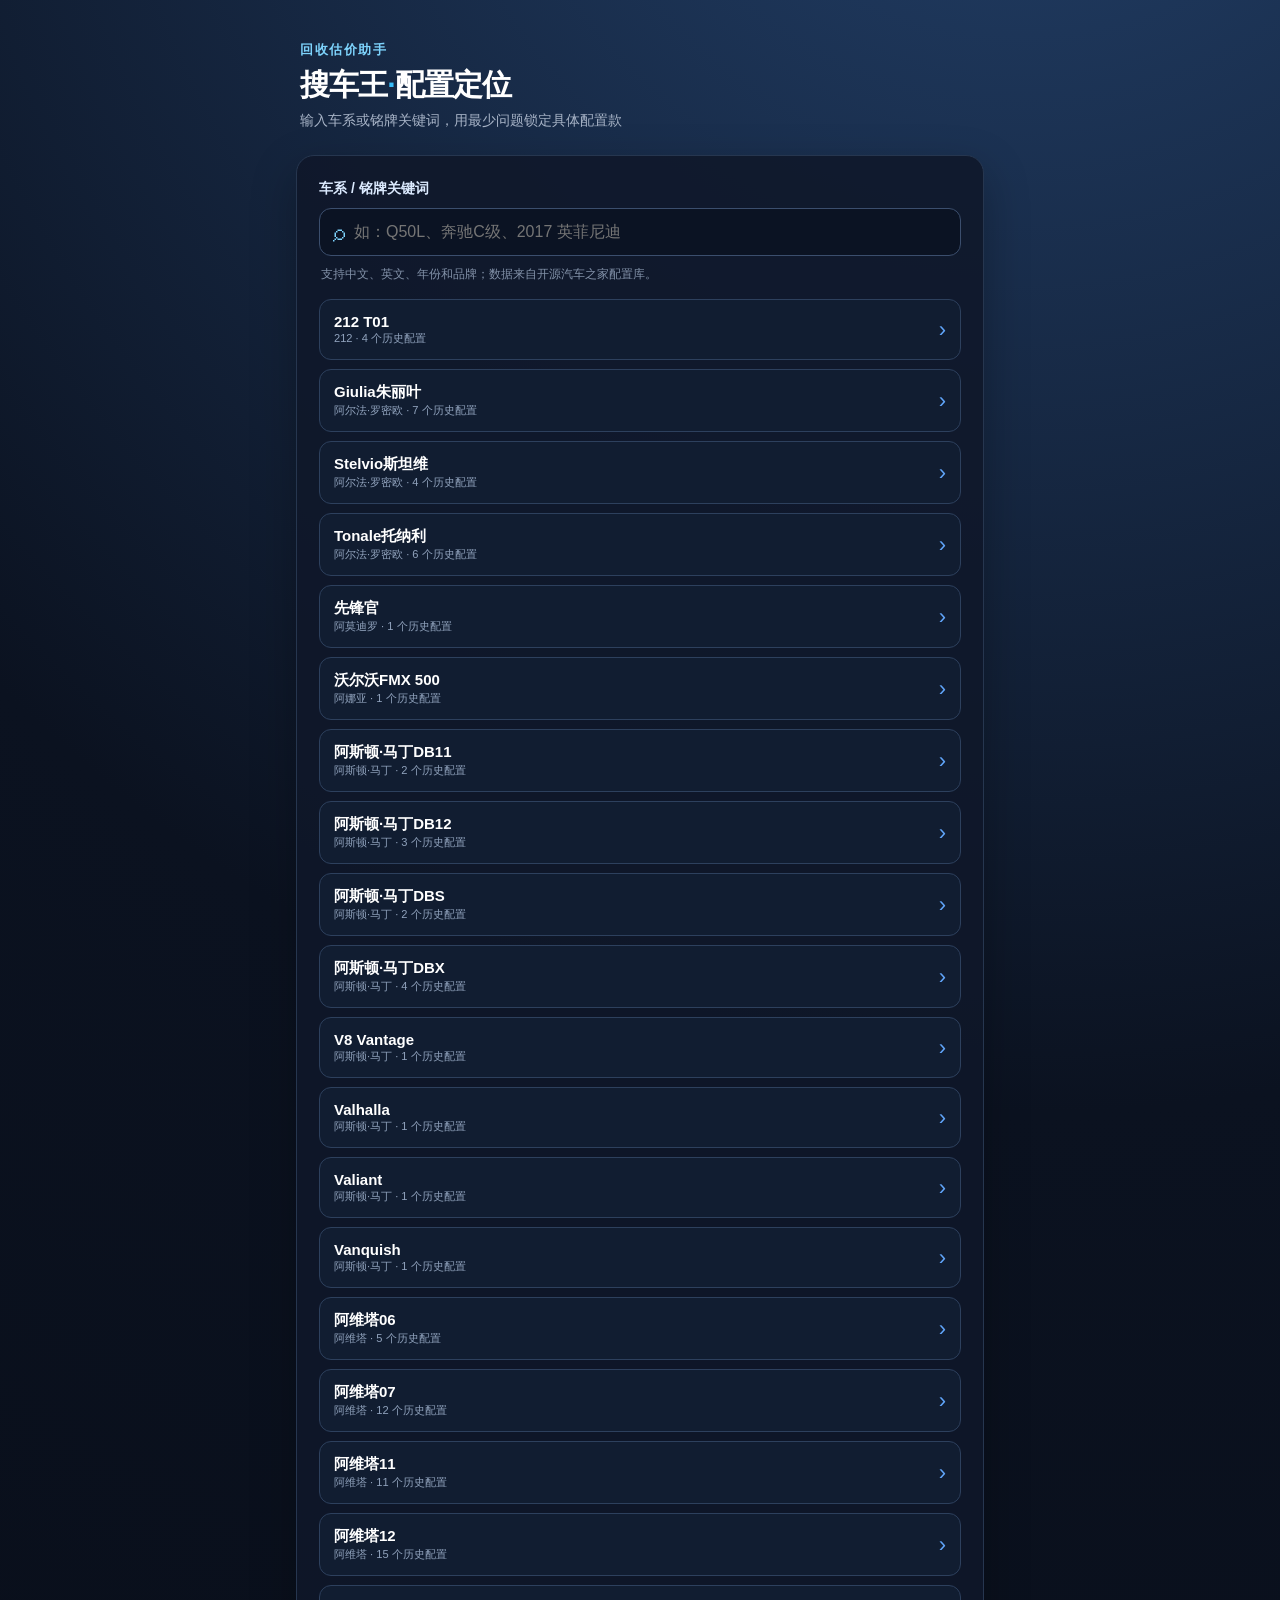
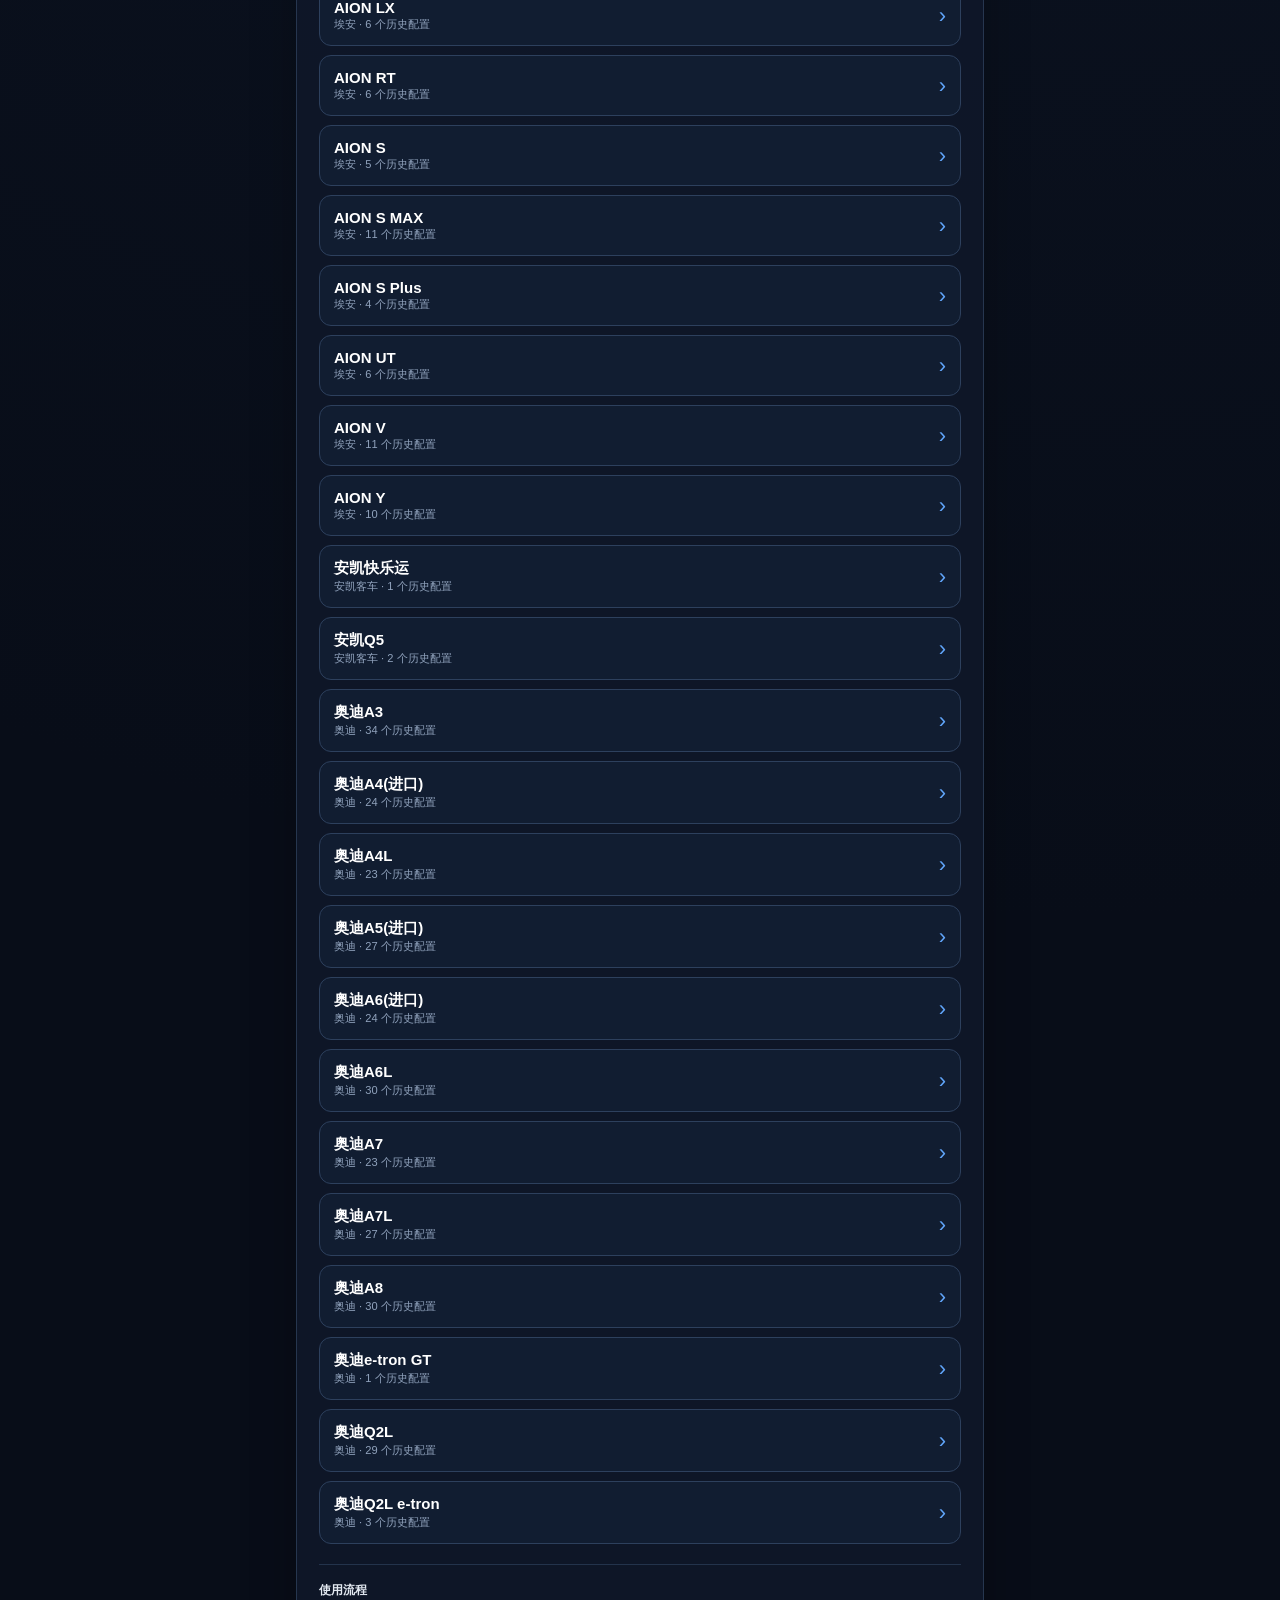
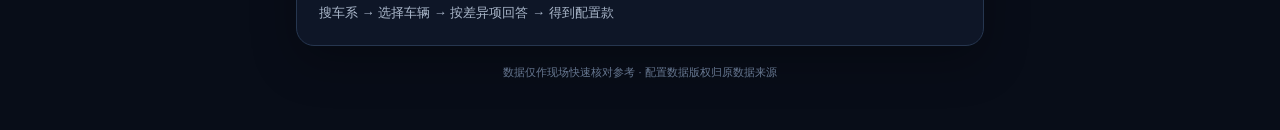
<file: app/index.html>
<!doctype html><html lang="zh-CN"><head><meta charset="UTF-8"><meta name="viewport" content="width=device-width,initial-scale=1,viewport-fit=cover"><meta name="theme-color" content="#0f172a"><title>搜车王 · 配置定位</title><link rel="stylesheet" href="styles.css"></head><body><main class="shell"><header class="hero"><div class="eyebrow">回收估价助手</div><h1>搜车王<span>·</span>配置定位</h1><p>输入车系或铭牌关键词，用最少问题锁定具体配置款</p></header><section id="home" class="panel"><label class="label" for="search">车系 / 铭牌关键词</label><div class="searchbox"><span>⌕</span><input id="search" autocomplete="off" placeholder="如：Q50L、奔驰C级、2017 英菲尼迪" autofocus></div><div class="hint">支持中文、英文、年份和品牌；数据来自开源汽车之家配置库。</div><div id="results" class="results"></div><div class="recent"><strong>使用流程</strong><span>搜车系 → 选择车辆 → 按差异项回答 → 得到配置款</span></div></section><section id="detail" class="panel hidden"></section><footer>数据仅作现场快速核对参考 · 配置数据版权归原数据来源</footer></main><script src="app.js"></script></body></html>
</file>
<file: app/styles.css>
:root{font-family:-apple-system,BlinkMacSystemFont,"Segoe UI",Roboto,"PingFang SC",sans-serif;color:#e5e7eb;background:#080d18;line-height:1.5}*{box-sizing:border-box}body{margin:0;min-height:100vh;background:radial-gradient(circle at 80% -10%,#23416b 0,#0b1220 38%,#080d18 75%)}.shell{max-width:720px;margin:auto;padding:20px 16px 32px}.hero{padding:20px 4px 24px}.eyebrow{color:#7dd3fc;font-size:13px;font-weight:700;letter-spacing:.12em}.hero h1{font-size:30px;line-height:1.15;margin:8px 0;color:#fff;letter-spacing:-.03em}.hero h1 span{color:#38bdf8}.hero p{color:#a8b4c7;margin:8px 0 0;font-size:14px}.panel{background:rgba(15,23,42,.88);border:1px solid #26364f;border-radius:18px;padding:22px;box-shadow:0 16px 45px #0004}.label{display:block;font-weight:700;font-size:14px;margin-bottom:9px;color:#dbeafe}.searchbox{display:flex;align-items:center;gap:9px;border:1px solid #3b4e6d;background:#0b1323;border-radius:12px;padding:0 13px}.searchbox span{font-size:24px;color:#7dd3fc}.searchbox input{width:100%;background:none;border:0;outline:0;color:#fff;font-size:16px;padding:14px 0}.hint{font-size:12px;color:#8291a8;margin:9px 2px 16px}.results{display:grid;gap:9px}.result{display:flex;justify-content:space-between;align-items:center;gap:10px;border:1px solid #2d405d;background:#111d31;border-radius:12px;padding:13px 14px;text-align:left;color:#fff;cursor:pointer}.result:hover{border-color:#38bdf8;background:#142743}.result b{display:block;font-size:15px}.result small{color:#91a3bd}.arrow{font-size:22px;color:#60a5fa}.recent{display:flex;flex-direction:column;gap:4px;border-top:1px solid #23334b;margin-top:20px;padding-top:16px;color:#aab7ca;font-size:13px}.recent strong{color:#e2e8f0;font-size:12px}.hidden{display:none!important}.topline{display:flex;align-items:center;gap:10px;margin-bottom:18px}.back{border:0;background:#1e3150;color:#bfdbfe;border-radius:9px;padding:8px 11px;font-size:18px;cursor:pointer}.detail-title{font-size:21px;margin:0;color:#fff}.detail-sub{color:#91a3bd;font-size:13px;margin:3px 0 0}.progress{height:6px;background:#1e2d45;border-radius:9px;overflow:hidden;margin:14px 0 20px}.progress i{display:block;height:100%;background:#38bdf8;transition:width .25s}.question{font-size:21px;font-weight:800;color:#fff;margin:10px 0 5px}.question-note{color:#9fb0c5;font-size:13px;margin-bottom:16px}.choices{display:grid;gap:9px}.choice{border:1px solid #355070;background:#122138;border-radius:11px;color:#e5eefb;text-align:left;padding:13px 14px;cursor:pointer;font-size:15px}.choice:hover{border-color:#38bdf8;background:#173151}.muted{color:#91a3bd;font-size:13px}.result-card{background:linear-gradient(135deg,#0d3b42,#12305a);border:1px solid #2dd4bf;border-radius:15px;padding:20px}.result-card .tag{color:#5eead4;font-size:12px;font-weight:800;letter-spacing:.1em}.result-card h2{font-size:22px;line-height:1.35;margin:8px 0;color:#fff}.result-card p{color:#c8d8e8;font-size:13px;margin:6px 0}.actions{display:flex;gap:9px;margin-top:16px}.action{flex:1;padding:12px;border-radius:10px;border:1px solid #3b5575;background:#162943;color:#dbeafe;cursor:pointer}.action.primary{background:#0ea5e9;border-color:#38bdf8;color:#fff;font-weight:700}.table-wrap{overflow:auto;margin-top:15px;border:1px solid #2a3e5d;border-radius:11px}table{border-collapse:collapse;width:100%;font-size:12px;min-width:480px}th,td{padding:9px;border-bottom:1px solid #263a55;text-align:left;vertical-align:top}th{background:#12223a;color:#bfe3ff;position:sticky;top:0}td:first-child{color:#9fb0c5;white-space:nowrap}footer{text-align:center;color:#667790;font-size:11px;padding:18px 6px}@media(max-width:480px){.shell{padding:12px 11px 25px}.panel{padding:17px}.hero h1{font-size:27px}.question{font-size:19px}}
</file>
